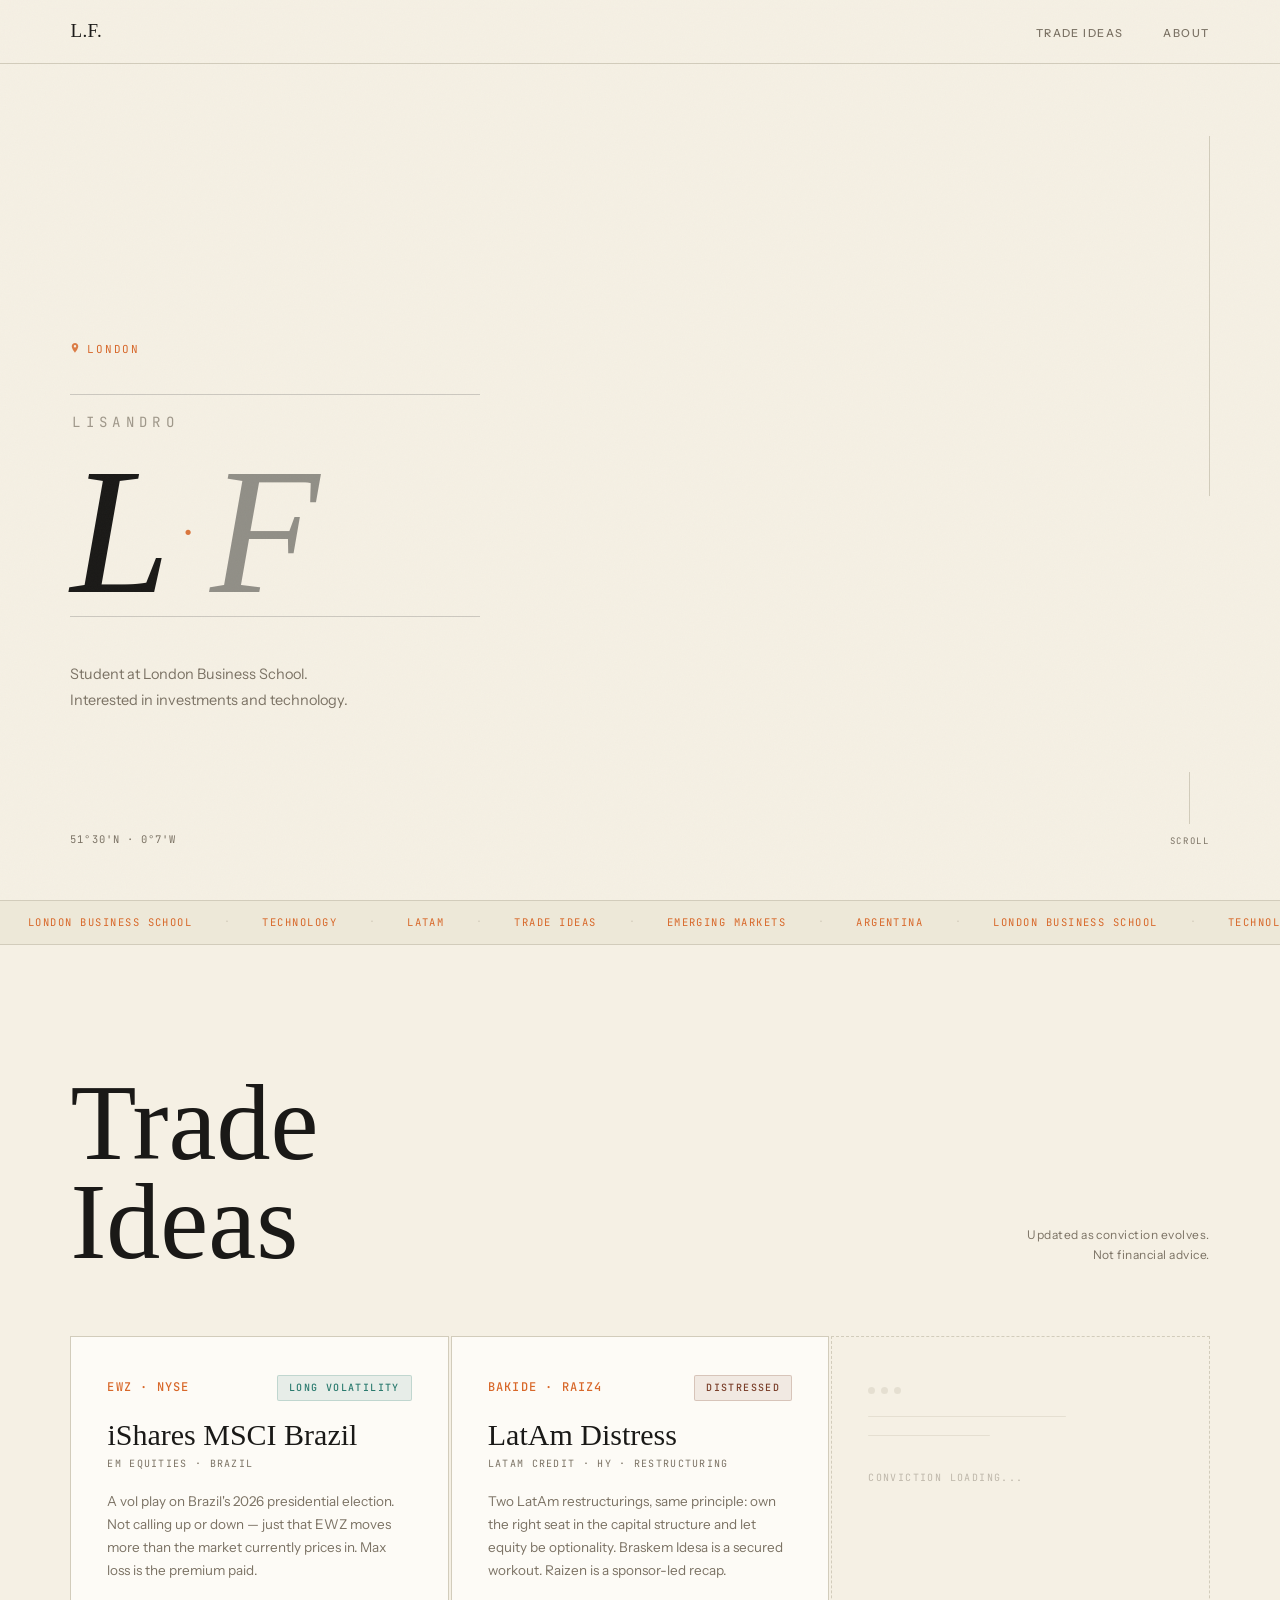
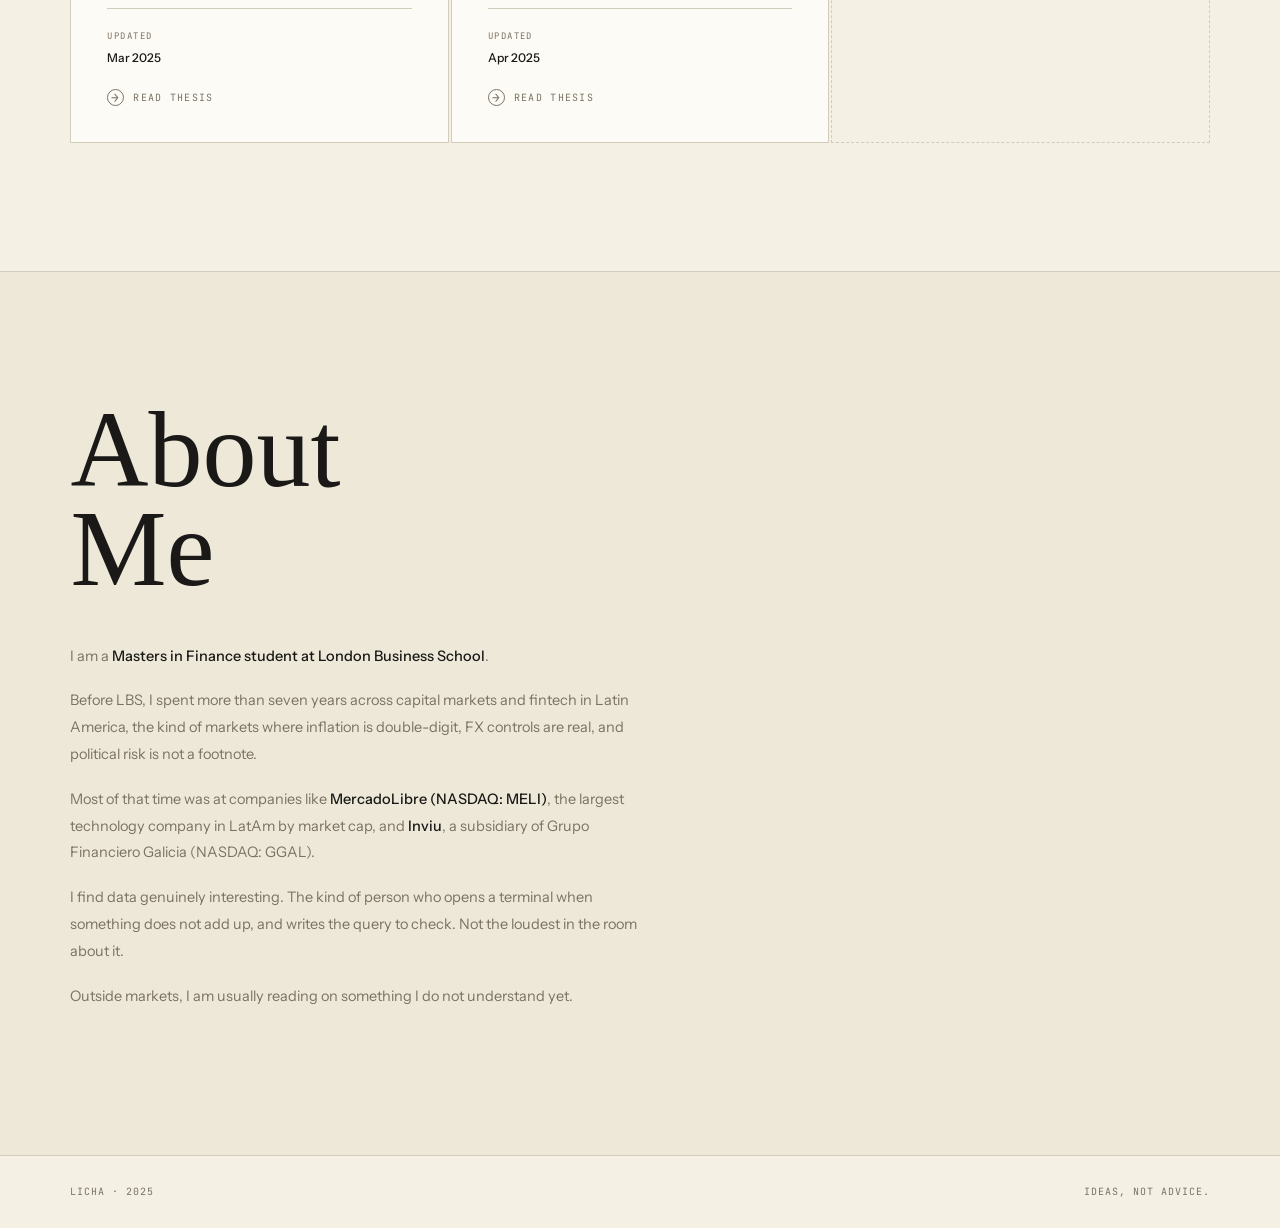
<file: index.html>
<!DOCTYPE html>
<html lang="en">
<head>
  <meta charset="UTF-8">
  <meta name="viewport" content="width=device-width, initial-scale=1.0">
  <title>Lisandro F.</title>
  <link rel="preconnect" href="https://fonts.googleapis.com">
  <link href="https://fonts.googleapis.com/css2?family=Cormorant+Garant:ital,wght@0,300;0,400;0,600;1,300;1,400;1,600&family=Instrument+Sans:ital,wght@0,300;0,400;0,500;1,300&family=JetBrains+Mono:wght@400;500&display=swap" rel="stylesheet">
  <link rel="stylesheet" href="css/style.css">
</head>
<body>

  <!-- NAV -->
  <nav>
    <a href="#home" class="nav-name">L.F.</a>
    <ul class="nav-links">
      <li><a href="#ideas">Trade Ideas</a></li>
      <li><a href="#about">About</a></li>
    </ul>
  </nav>

  <!-- HOME -->
  <section id="home">
    <div class="hero-eyebrow">
      <svg class="loc-icon" viewBox="0 0 12 16" fill="none" xmlns="http://www.w3.org/2000/svg" aria-hidden="true">
        <path d="M6 0C3.79 0 2 1.79 2 4c0 3 4 8 4 8s4-5 4-8c0-2.21-1.79-4-4-4zm0 5.5a1.5 1.5 0 1 1 0-3 1.5 1.5 0 0 1 0 3z" fill="currentColor"/>
      </svg>
      London
    </div>
    <div class="hero-monogram" aria-label="Lisandro Florentin">
      <div class="monogram-rule"></div>
      <div class="monogram-name">Lisandro</div>
      <div class="monogram-initial">
        <span class="monogram-l">L</span><span class="monogram-dot">·</span><span class="monogram-f">F</span>
      </div>
      <div class="monogram-rule"></div>
    </div>
    <p class="hero-sub">
      Student at London Business School.<br>
      Interested in investments and technology.
    </p>
    <div class="hero-line"></div>
    <div class="hero-bottom">
      <span class="hero-coord">51°30'N · 0°7'W</span>
      <div class="scroll-cue">
        <div class="scroll-bar"></div>
        <span>Scroll</span>
      </div>
    </div>
  </section>

  <!-- MARQUEE -->
  <div class="marquee-wrap" aria-hidden="true">
    <div class="marquee-track">
      <span class="marquee-item">London Business School</span><span class="marquee-sep">·</span>
      <span class="marquee-item">Technology</span><span class="marquee-sep">·</span>
      <span class="marquee-item">LatAm</span><span class="marquee-sep">·</span>
      <span class="marquee-item">Trade Ideas</span><span class="marquee-sep">·</span>
      <span class="marquee-item">Emerging Markets</span><span class="marquee-sep">·</span>
      <span class="marquee-item">Argentina</span><span class="marquee-sep">·</span>
      <span class="marquee-item">London Business School</span><span class="marquee-sep">·</span>
      <span class="marquee-item">Technology</span><span class="marquee-sep">·</span>
      <span class="marquee-item">LatAm</span><span class="marquee-sep">·</span>
      <span class="marquee-item">Trade Ideas</span><span class="marquee-sep">·</span>
      <span class="marquee-item">Emerging Markets</span><span class="marquee-sep">·</span>
      <span class="marquee-item">Argentina</span><span class="marquee-sep">·</span>
    </div>
  </div>

  <!-- TRADE IDEAS -->
  <section id="ideas">
    <div class="section-header">
      <h2 class="section-title reveal">Trade<br>Ideas</h2>
      <p class="section-meta reveal">
        Updated as conviction evolves.<br>
        Not financial advice.
      </p>
    </div>
    <div class="ideas-grid" id="ideas-grid"></div>
  </section>

  <!-- ABOUT -->
  <section id="about">
    <div class="about-grid">

      <div class="about-left">
        <h2 class="section-title about-title reveal">About<br>Me</h2>

        <p class="about-para reveal">
          I am a <strong>Masters in Finance student at London Business School</strong>.
        </p>

        <p class="about-para reveal">
          Before LBS, I spent more than seven years across capital markets and fintech in Latin America,
          the kind of markets where inflation is double-digit, FX controls are real,
          and political risk is not a footnote.
        </p>

        <p class="about-para reveal">
          Most of that time was at companies like <strong>MercadoLibre (NASDAQ: MELI)</strong>,
          the largest technology company in LatAm by market cap,
          and <strong>Inviu</strong>, a subsidiary of Grupo Financiero Galicia (NASDAQ: GGAL).
        </p>

        <p class="about-para reveal">
          I find data genuinely interesting. The kind of person who opens a terminal
          when something does not add up, and writes the query to check.
          Not the loudest in the room about it.
        </p>

        <p class="about-para reveal">
          Outside markets, I am usually reading on something I do not understand yet.
        </p>
      </div>

      <div class="about-right reveal">
        <div class="tags-wrap">
          <span class="tag">LatAm</span>
          <span class="tag">London Business School</span>
          <span class="tag">Argentina</span>
          <span class="tag">Economics</span>
          <span class="tag">Tech</span>
          <span class="tag">London</span>
          <span class="tag">Emerging Markets</span>
          <span class="tag">Investments</span>
        </div>
        <div class="contact-heading">Get in touch.</div>
        <div>
          <a href="https://www.linkedin.com/in/lisandrof/" target="_blank" class="contact-link">&#x2197; LinkedIn</a>
          <a href="mailto:lflorentin.mifft2026@london.edu" class="contact-link">&#x2197; Email</a>
        </div>
      </div>

    </div>
  </section>

  <!-- FOOTER -->
  <footer>
    <span class="footer-txt">Licha · 2025</span>
    <span class="footer-txt">Ideas, not advice.</span>
  </footer>

  <!-- SCRIPTS: data → components → controller -->
  <script src="js/data/trades.js"></script>
  <script src="js/components/tradeCard.js"></script>
  <script src="js/app.js"></script>

</body>
</html>
</file>
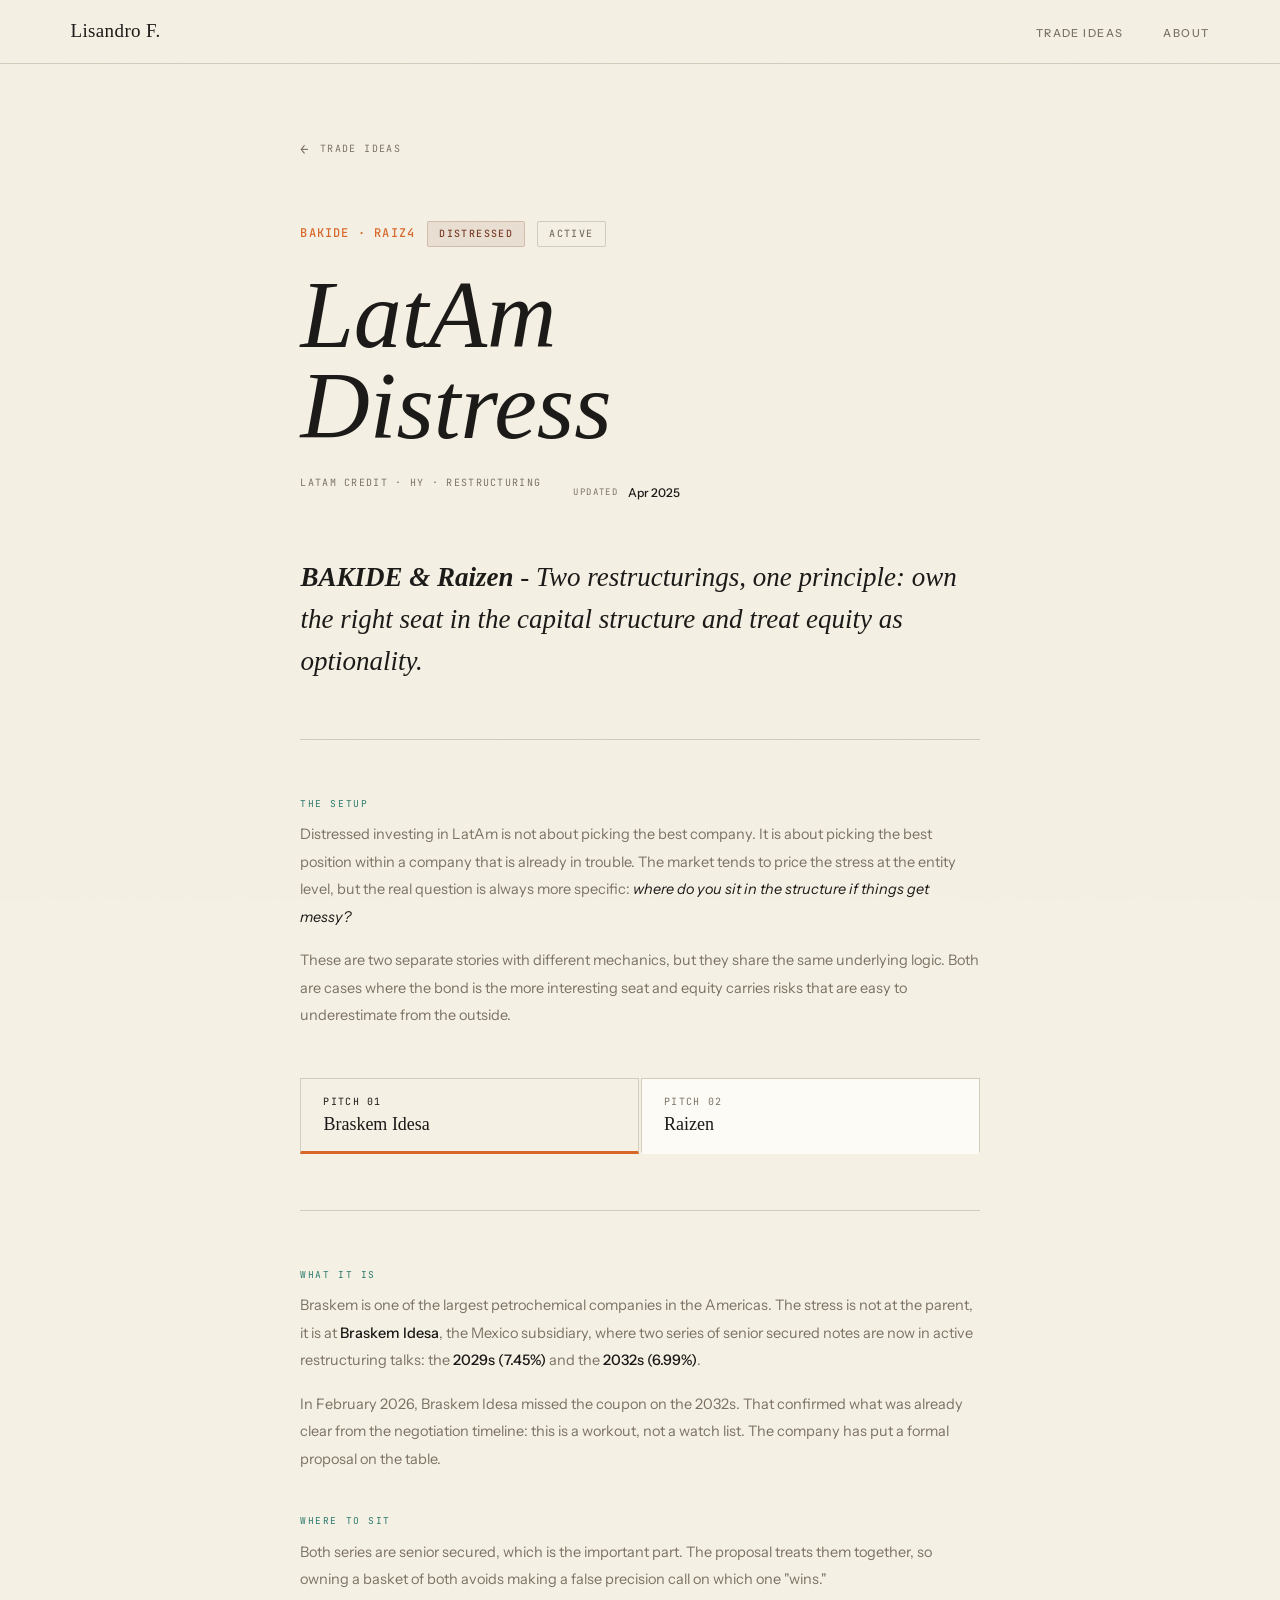
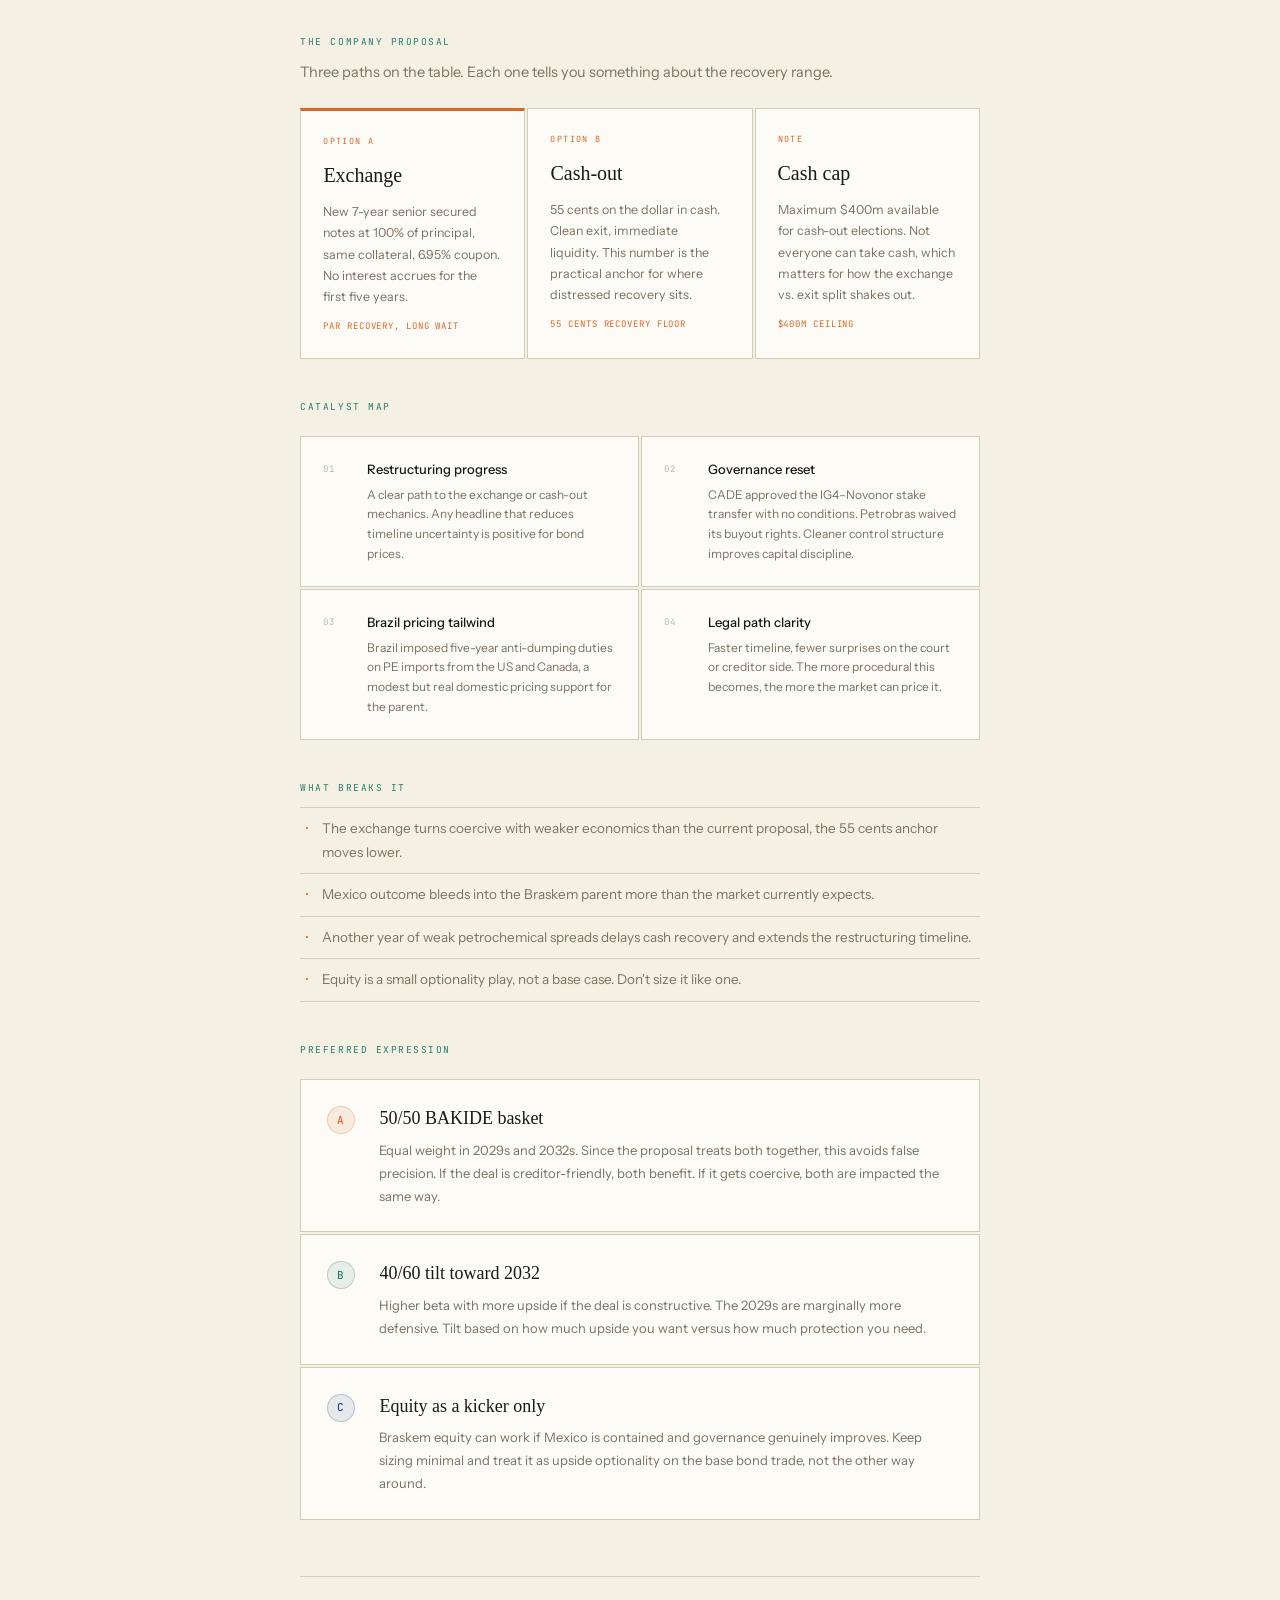
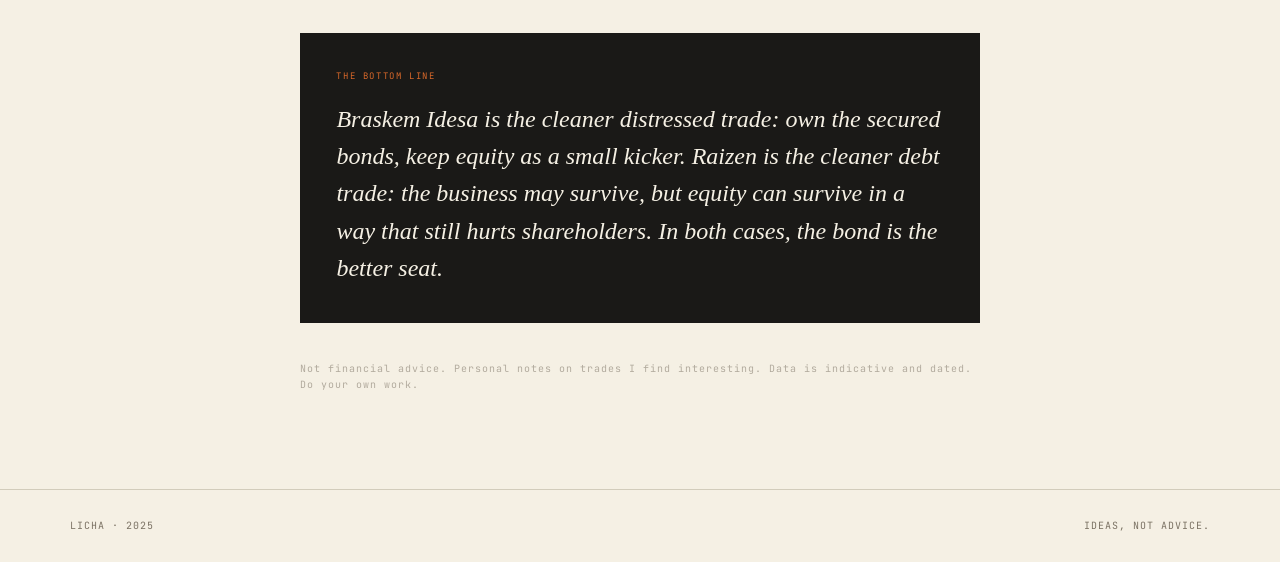
<file: ideas/latam-distress-2026.html>
<!DOCTYPE html>
<html lang="en">
<head>
  <meta charset="UTF-8">
  <meta name="viewport" content="width=device-width, initial-scale=1.0">
  <title>LatAm Distress · Lisandro F.</title>
  <link rel="preconnect" href="https://fonts.googleapis.com">
  <link href="https://fonts.googleapis.com/css2?family=Cormorant+Garant:ital,wght@0,300;0,400;0,600;1,300;1,400;1,600&family=Instrument+Sans:ital,wght@0,300;0,400;0,500;1,300&family=JetBrains+Mono:wght@400;500&display=swap" rel="stylesheet">
  <link rel="stylesheet" href="../css/style.css">
  <link rel="stylesheet" href="../css/idea.css">
  <style>
    /* ── Page-specific overrides ── */
    :root {
      --rust:     #7B3F2A;
      --rust-dim: rgba(123,63,42,0.09);
    }

    .tag-distressed {
      color: var(--rust);
      background: var(--rust-dim);
      border: 1px solid rgba(123,63,42,0.22);
    }

    /* ── Split header for two pitches ── */
    .pitch-nav {
      display: flex;
      gap: 2px;
      margin: 48px 0 0;
    }

    .pitch-tab {
      flex: 1;
      padding: 16px 22px;
      border: 1px solid var(--border);
      background: var(--white);
      cursor: pointer;
      text-align: left;
      font-family: var(--f-mono);
      font-size: 10px;
      letter-spacing: 0.13em;
      text-transform: uppercase;
      color: var(--muted);
      transition: background 0.2s, color 0.2s, border-color 0.2s;
      border-bottom: 3px solid transparent;
    }

    .pitch-tab:hover { color: var(--ink); }

    .pitch-tab.active {
      color: var(--ink);
      border-bottom-color: var(--orange);
      background: var(--cream);
    }

    .pitch-tab .tab-name {
      display: block;
      font-family: var(--f-display);
      font-size: 18px;
      font-weight: 400;
      text-transform: none;
      letter-spacing: 0;
      color: var(--ink);
      margin-top: 6px;
    }

    .pitch-panel { display: none; }
    .pitch-panel.active { display: block; }

    /* ── Capital structure ladder ── */
    .cap-ladder {
      margin: 22px 0;
      border: 1px solid var(--border);
      background: var(--white);
      overflow: hidden;
    }

    .cap-rung {
      display: flex;
      align-items: center;
      gap: 20px;
      padding: 14px 22px;
      border-bottom: 1px solid var(--border);
      transition: background 0.2s;
    }
    .cap-rung:last-child { border-bottom: none; }
    .cap-rung.cap-highlight { background: rgba(216,104,42,0.05); }
    .cap-rung.cap-highlight .cap-label { color: var(--orange); }

    .cap-rank {
      font-family: var(--f-mono);
      font-size: 9px;
      letter-spacing: 0.14em;
      text-transform: uppercase;
      color: var(--muted);
      width: 60px;
      flex-shrink: 0;
    }

    .cap-bar {
      flex: 1;
      height: 3px;
      background: var(--border);
      border-radius: 2px;
      position: relative;
    }

    .cap-fill {
      height: 100%;
      border-radius: 2px;
      background: var(--muted);
      opacity: 0.35;
    }
    .cap-rung.cap-highlight .cap-fill { background: var(--orange); opacity: 0.7; }

    .cap-label {
      font-family: var(--f-mono);
      font-size: 10.5px;
      letter-spacing: 0.06em;
      color: var(--ink);
      min-width: 180px;
      text-align: right;
    }

    /* ── Proposal table (Braskem) ── */
    .proposal-grid {
      display: grid;
      grid-template-columns: repeat(3, 1fr);
      gap: 2px;
      margin-top: 22px;
    }

    .proposal-card {
      background: var(--white);
      border: 1px solid var(--border);
      padding: 24px 22px;
    }

    .proposal-card.p-highlight {
      border-top: 3px solid var(--orange);
    }

    .proposal-tag {
      font-family: var(--f-mono);
      font-size: 8.5px;
      letter-spacing: 0.16em;
      text-transform: uppercase;
      color: var(--orange);
      margin-bottom: 10px;
    }

    .proposal-title {
      font-family: var(--f-display);
      font-size: 20px;
      font-weight: 400;
      color: var(--ink);
      margin-bottom: 10px;
    }

    .proposal-body {
      font-size: 12.5px;
      font-weight: 300;
      line-height: 1.7;
      color: var(--muted);
    }

    .proposal-note {
      font-family: var(--f-mono);
      font-size: 9px;
      letter-spacing: 0.1em;
      text-transform: uppercase;
      color: var(--orange);
      margin-top: 12px;
    }

    /* ── Catalyst map ── */
    .catalyst-grid {
      display: grid;
      grid-template-columns: 1fr 1fr;
      gap: 2px;
      margin-top: 22px;
    }

    .catalyst-card {
      background: var(--white);
      border: 1px solid var(--border);
      padding: 22px 22px;
      display: flex;
      gap: 16px;
      align-items: flex-start;
    }

    .catalyst-icon {
      font-family: var(--f-mono);
      font-size: 9px;
      letter-spacing: 0.12em;
      text-transform: uppercase;
      color: var(--muted);
      opacity: 0.5;
      margin-top: 3px;
      flex-shrink: 0;
      width: 28px;
    }

    .catalyst-title {
      font-family: var(--f-body);
      font-size: 13px;
      font-weight: 500;
      color: var(--ink);
      margin-bottom: 5px;
    }

    .catalyst-body {
      font-size: 12px;
      font-weight: 300;
      line-height: 1.65;
      color: var(--muted);
    }

    /* ── Scenario ladder (Raizen) ── */
    .scenario-stack {
      margin-top: 22px;
      display: flex;
      flex-direction: column;
      gap: 2px;
    }

    .scenario-row {
      display: flex;
      align-items: stretch;
      gap: 0;
      border: 1px solid var(--border);
      background: var(--white);
      overflow: hidden;
    }

    .scenario-case {
      font-family: var(--f-mono);
      font-size: 9px;
      letter-spacing: 0.14em;
      text-transform: uppercase;
      writing-mode: vertical-rl;
      text-orientation: mixed;
      transform: rotate(180deg);
      padding: 16px 12px;
      display: flex;
      align-items: center;
      color: var(--white);
      min-width: 38px;
    }

    .scenario-case.bull  { background: var(--teal); }
    .scenario-case.base  { background: var(--blue); }
    .scenario-case.bear  { background: var(--rust); }

    .scenario-content {
      padding: 16px 22px;
      flex: 1;
    }

    .scenario-headline {
      font-family: var(--f-display);
      font-size: 17px;
      font-weight: 400;
      color: var(--ink);
      margin-bottom: 5px;
    }

    .scenario-detail {
      font-size: 12.5px;
      font-weight: 300;
      line-height: 1.65;
      color: var(--muted);
    }

    /* ── Punchline box ── */
    .punchline-box {
      background: var(--ink);
      color: var(--cream);
      padding: 36px 36px;
      margin-top: 0;
    }

    .punchline-label {
      font-family: var(--f-mono);
      font-size: 9px;
      letter-spacing: 0.18em;
      text-transform: uppercase;
      color: var(--orange);
      margin-bottom: 18px;
    }

    .punchline-text {
      font-family: var(--f-display);
      font-size: clamp(18px, 2.5vw, 24px);
      font-weight: 300;
      font-style: italic;
      line-height: 1.55;
      color: var(--cream);
    }

    @media (max-width: 680px) {
      .proposal-grid { grid-template-columns: 1fr; }
      .catalyst-grid { grid-template-columns: 1fr; }
      .pitch-tab .tab-name { font-size: 15px; }
    }
  </style>
</head>
<body class="idea-page">

  <!-- NAV -->
  <nav>
    <a href="../index.html" class="nav-name">Lisandro F.</a>
    <ul class="nav-links">
      <li><a href="../index.html#ideas">Trade Ideas</a></li>
      <li><a href="../index.html#about">About</a></li>
    </ul>
  </nav>

  <main class="idea-main">

    <!-- BACK -->
    <a href="../index.html#ideas" class="idea-back">
      <span class="back-arrow">&#x2190;</span>
      Trade Ideas
    </a>

    <!-- HEADER -->
    <header class="idea-header">
      <div class="idea-meta-row">
        <span class="card-ticker">BAKIDE · RAIZ4</span>
        <span class="card-dir distressed tag-distressed">Distressed</span>
        <span class="card-dir neutral idea-status">Active</span>
      </div>
      <h1 class="idea-title">LatAm<br>Distress</h1>
      <div class="idea-sub-row">
        <span class="card-sector">LatAm Credit · HY · Restructuring</span>
        <span class="idea-updated">
          <span class="meta-lbl">Updated</span>
          <span class="meta-val">Apr 2025</span>
        </span>
      </div>
    </header>

    <!-- ONE-LINE THESIS -->
    <section class="idea-section idea-summary">
      <p class="idea-lead">
        <strong>BAKIDE & Raizen</strong> - Two restructurings, one principle: own the right seat in the capital structure
        and treat equity as optionality.
      </p>
    </section>

    <div class="idea-divider"></div>

    <!-- CONTEXT -->
    <section class="idea-section">
      <div class="ex-label">The Setup</div>
      <p class="idea-body">
        Distressed investing in LatAm is not about picking the best company.
        It is about picking the best position within a company that is already in trouble.
        The market tends to price the stress at the entity level, but the real question
        is always more specific: <em>where do you sit in the structure if things get messy?</em>
      </p>
      <p class="idea-body">
        These are two separate stories with different mechanics, but they share the same
        underlying logic. Both are cases where the bond is the more interesting seat
        and equity carries risks that are easy to underestimate from the outside.
      </p>
    </section>

    <!-- TABS -->
    <div class="pitch-nav">
      <button class="pitch-tab active" onclick="switchPitch('braskem', this)">
        <span>Pitch 01</span>
        <span class="tab-name">Braskem Idesa</span>
      </button>
      <button class="pitch-tab" onclick="switchPitch('raizen', this)">
        <span>Pitch 02</span>
        <span class="tab-name">Raizen</span>
      </button>
    </div>

    <!-- ══════════════════════════════════════
         PITCH 01 — BRASKEM IDESA
    ══════════════════════════════════════ -->
    <div id="panel-braskem" class="pitch-panel active">

      <div class="idea-divider"></div>

      <section class="idea-section">
        <div class="ex-label">What It Is</div>
        <p class="idea-body">
          Braskem is one of the largest petrochemical companies in the Americas.
          The stress is not at the parent, it is at <strong>Braskem Idesa</strong>, the Mexico subsidiary,
          where two series of senior secured notes are now in active restructuring talks:
          the <strong>2029s (7.45%)</strong> and the <strong>2032s (6.99%)</strong>.
        </p>
        <p class="idea-body">
          In February 2026, Braskem Idesa missed the coupon on the 2032s.
          That confirmed what was already clear from the negotiation timeline:
          this is a workout, not a watch list. The company has put a formal proposal on the table.
        </p>
      </section>

      <!-- Capital structure -->
      <section class="idea-section">
        <div class="ex-label">Where to Sit</div>
        <p class="idea-body" style="margin-bottom: 20px;">
          Both series are senior secured, which is the important part.
          The proposal treats them together, so owning a basket of both avoids
          making a false precision call on which one "wins."
        </p>

      </section>

      <!-- The proposal -->
      <section class="idea-section">
        <div class="ex-label">The Company Proposal</div>
        <p class="idea-body" style="margin-bottom: 20px;">
          Three paths on the table. Each one tells you something about the recovery range.
        </p>
        <div class="proposal-grid">
          <div class="proposal-card p-highlight">
            <div class="proposal-tag">Option A</div>
            <div class="proposal-title">Exchange</div>
            <p class="proposal-body">New 7-year senior secured notes at 100% of principal, same collateral, 6.95% coupon. No interest accrues for the first five years.</p>
            <div class="proposal-note">Par recovery, long wait</div>
          </div>
          <div class="proposal-card">
            <div class="proposal-tag">Option B</div>
            <div class="proposal-title">Cash-out</div>
            <p class="proposal-body">55 cents on the dollar in cash. Clean exit, immediate liquidity. This number is the practical anchor for where distressed recovery sits.</p>
            <div class="proposal-note">55 cents recovery floor</div>
          </div>
          <div class="proposal-card">
            <div class="proposal-tag">Note</div>
            <div class="proposal-title">Cash cap</div>
            <p class="proposal-body">Maximum $400m available for cash-out elections. Not everyone can take cash, which matters for how the exchange vs. exit split shakes out.</p>
            <div class="proposal-note">$400m ceiling</div>
          </div>
        </div>
      </section>

      <!-- Catalysts -->
      <section class="idea-section">
        <div class="ex-label">Catalyst Map</div>
        <div class="catalyst-grid">
          <div class="catalyst-card">
            <span class="catalyst-icon">01</span>
            <div>
              <div class="catalyst-title">Restructuring progress</div>
              <p class="catalyst-body">A clear path to the exchange or cash-out mechanics. Any headline that reduces timeline uncertainty is positive for bond prices.</p>
            </div>
          </div>
          <div class="catalyst-card">
            <span class="catalyst-icon">02</span>
            <div>
              <div class="catalyst-title">Governance reset</div>
              <p class="catalyst-body">CADE approved the IG4–Novonor stake transfer with no conditions. Petrobras waived its buyout rights. Cleaner control structure improves capital discipline.</p>
            </div>
          </div>
          <div class="catalyst-card">
            <span class="catalyst-icon">03</span>
            <div>
              <div class="catalyst-title">Brazil pricing tailwind</div>
              <p class="catalyst-body">Brazil imposed five-year anti-dumping duties on PE imports from the US and Canada, a modest but real domestic pricing support for the parent.</p>
            </div>
          </div>
          <div class="catalyst-card">
            <span class="catalyst-icon">04</span>
            <div>
              <div class="catalyst-title">Legal path clarity</div>
              <p class="catalyst-body">Faster timeline, fewer surprises on the court or creditor side. The more procedural this becomes, the more the market can price it.</p>
            </div>
          </div>
        </div>
      </section>

      <!-- Risks -->
      <section class="idea-section">
        <div class="ex-label">What Breaks It</div>
        <ul class="idea-list">
          <li>The exchange turns coercive with weaker economics than the current proposal, the 55 cents anchor moves lower.</li>
          <li>Mexico outcome bleeds into the Braskem parent more than the market currently expects.</li>
          <li>Another year of weak petrochemical spreads delays cash recovery and extends the restructuring timeline.</li>
          <li>Equity is a small optionality play, not a base case. Don't size it like one.</li>
        </ul>
      </section>

      <!-- Implementation -->
      <section class="idea-section">
        <div class="ex-label">Preferred Expression</div>
        <div class="gameplan-grid">
          <div class="gameplan-item">
            <span class="gameplan-marker marker-orange">A</span>
            <div>
              <div class="gameplan-title">50/50 BAKIDE basket</div>
              <p class="gameplan-body">Equal weight in 2029s and 2032s. Since the proposal treats both together, this avoids false precision. If the deal is creditor-friendly, both benefit. If it gets coercive, both are impacted the same way.</p>
            </div>
          </div>
          <div class="gameplan-item">
            <span class="gameplan-marker marker-teal">B</span>
            <div>
              <div class="gameplan-title">40/60 tilt toward 2032</div>
              <p class="gameplan-body">Higher beta with more upside if the deal is constructive. The 2029s are marginally more defensive. Tilt based on how much upside you want versus how much protection you need.</p>
            </div>
          </div>
          <div class="gameplan-item">
            <span class="gameplan-marker marker-blue">C</span>
            <div>
              <div class="gameplan-title">Equity as a kicker only</div>
              <p class="gameplan-body">Braskem equity can work if Mexico is contained and governance genuinely improves. Keep sizing minimal and treat it as upside optionality on the base bond trade, not the other way around.</p>
            </div>
          </div>
        </div>
      </section>

    </div><!-- /panel-braskem -->

    <!-- ══════════════════════════════════════
         PITCH 02 — RAIZEN
    ══════════════════════════════════════ -->
    <div id="panel-raizen" class="pitch-panel">

      <div class="idea-divider"></div>

      <section class="idea-section">
        <div class="ex-label">What It Is</div>
        <p class="idea-body">
          Raizen is Brazil's largest sugar and ethanol producer, a Shell and Cosan joint venture
          with about R$65bn in total debt now in an out-of-court restructuring process.
          Unlike Braskem Idesa, this is not a classic distressed workout, it is a
          <strong>sponsor-led recap</strong>: two large, motivated shareholders trying to
          prevent a full court process by injecting capital and restructuring on their terms.
        </p>
        <p class="idea-body">
          Fitch cut Raizen to 'C' after the restructuring announcement.
          Creditors holding 47% of the unsecured debt have already signed on,
          with 90 days to build broader support. The market knows this is serious.
          What it doesn't know yet is how clean the resolution will be.
        </p>
      </section>

      <!-- Scenario ladder -->
      <section class="idea-section">
        <div class="ex-label">Scenario Ladder</div>
        <p class="idea-body" style="margin-bottom: 20px;">
          This is a survival plus re-pricing trade. The bond is the cleaner seat in all three outcomes.
        </p>
        <div class="scenario-stack">
          <div class="scenario-row">
            <div class="scenario-case bull">Bull</div>
            <div class="scenario-content">
              <div class="scenario-headline">Consensual recap + sponsor injection</div>
              <p class="scenario-detail">Shell and Cosan commit capital (R$3.5bn from Shell was discussed). Creditor support crosses the threshold. Bonds re-rate meaningfully from distressed levels. Equity survives but likely diluted, still a cleaner outcome than the alternatives.</p>
            </div>
          </div>
          <div class="scenario-row">
            <div class="scenario-case base">Base</div>
            <div class="scenario-content">
              <div class="scenario-headline">Slow process, headline-driven trading</div>
              <p class="scenario-detail">The recap takes longer than expected. Bonds trade on creditor sign-on news and sponsor statement cadence. Equity stays volatile. The bond is still the better place to be, you get paid to wait.</p>
            </div>
          </div>
          <div class="scenario-row">
            <div class="scenario-case bear">Bear</div>
            <div class="scenario-content">
              <div class="scenario-headline">Heavy debt-to-equity conversion</div>
              <p class="scenario-detail">Sponsors push for a conversion that dilutes existing shareholders heavily. Equity takes the first hit and the biggest hit. Bonds are still impaired but remain the cleaner seat, you recover more than you would holding equity.</p>
            </div>
          </div>
        </div>
      </section>

      <!-- Preferred instrument -->
      <section class="idea-section">
        <div class="ex-label">Preferred Instrument</div>
        <p class="idea-body">
          The <strong>Raizen 6.25% Notes due 2032</strong> (USD, issued 2025, with guarantees from the financing subsidiary).
          Long enough to benefit from spread compression if the recap succeeds,
          but not as exposed as very long-dated paper if the process drags.
          It is the middle seat, which in a recap situation is usually the right one.
        </p>
        <p class="idea-body">
          <strong>RAIZ4 (equity)</strong> is a high-volatility option on a friendly outcome.
          It can survive the recap and still hurt current shareholders through dilution mechanics.
          If you own equity here, own it small and own it knowing you might be right
          on the company and still wrong on the trade.
        </p>
      </section>

      <!-- Catalysts -->
      <section class="idea-section">
        <div class="ex-label">Catalyst Map</div>
        <div class="catalyst-grid">
          <div class="catalyst-card">
            <span class="catalyst-icon">01</span>
            <div>
              <div class="catalyst-title">Creditor sign-on beyond 47%</div>
              <p class="catalyst-body">The 90-day window to build broader support is the next visible milestone. Any move above 50-60% meaningfully raises the probability of an out-of-court resolution.</p>
            </div>
          </div>
          <div class="catalyst-card">
            <span class="catalyst-icon">02</span>
            <div>
              <div class="catalyst-title">Sponsor backstop confirmed</div>
              <p class="catalyst-body">Shell and Cosan capital injection details and timing. The market needs to see actual commitments, not just discussions. Numbers and dates matter here.</p>
            </div>
          </div>
          <div class="catalyst-card">
            <span class="catalyst-icon">03</span>
            <div>
              <div class="catalyst-title">Asset sale proceeds</div>
              <p class="catalyst-body">Real cash from asset sales, not just announcements. Raizen has assets that can be monetized, seeing actual proceeds improves the liquidity picture and reduces the equity conversion risk.</p>
            </div>
          </div>
          <div class="catalyst-card">
            <span class="catalyst-icon">04</span>
            <div>
              <div class="catalyst-title">Operating improvement</div>
              <p class="catalyst-body">Evidence that cash generation is improving post-weather shock. This is more of a medium-term signal, but it matters for how the market prices the long-dated bonds.</p>
            </div>
          </div>
        </div>
      </section>

      <!-- Risks -->
      <section class="idea-section">
        <div class="ex-label">What Breaks It</div>
        <ul class="idea-list">
          <li>A harsher debt-for-equity swap than the market expects, equity holders absorb the worst of it, but bonds are not clean either.</li>
          <li>Commodity downside or weak agro conditions extending the stress beyond what the recap covers.</li>
          <li>Sponsor fatigue, if Shell or Cosan signal they are less committed than the market thinks, the entire framework re-prices.</li>
          <li>Political noise slowing legal execution in a process that already needs speed to stay out-of-court.</li>
        </ul>
      </section>

    </div><!-- /panel-raizen -->

    <div class="idea-divider"></div>

    <!-- PUNCHLINE -->
    <div class="punchline-box">
      <div class="punchline-label">The Bottom Line</div>
      <p class="punchline-text">
        Braskem Idesa is the cleaner distressed trade: own the secured bonds,
        keep equity as a small kicker. Raizen is the cleaner debt trade:
        the business may survive, but equity can survive in a way
        that still hurts shareholders. In both cases, the bond is the better seat.
      </p>
    </div>

    <br>
    <p class="idea-disclaimer">Not financial advice. Personal notes on trades I find interesting. Data is indicative and dated. Do your own work.</p>

  </main>

  <!-- FOOTER -->
  <footer>
    <span class="footer-txt">Licha · 2025</span>
    <span class="footer-txt">Ideas, not advice.</span>
  </footer>

  <script>
    function switchPitch(id, btn) {
      document.querySelectorAll('.pitch-panel').forEach(p => p.classList.remove('active'));
      document.querySelectorAll('.pitch-tab').forEach(t => t.classList.remove('active'));
      document.getElementById('panel-' + id).classList.add('active');
      btn.classList.add('active');
    }
  </script>

</body>
</html>
</file>
<file: css/style.css>
/* ─────────────────────────────────────────────
   VARIABLES & RESET
───────────────────────────────────────────── */
:root {
  --cream:        #F5F0E4;
  --cream-alt:    #EDE8D8;
  --orange:       #D8682A;
  --orange-dim:   rgba(216, 104, 42, 0.11);
  --blue:         #1C4C87;
  --blue-dim:     rgba(28, 76, 135, 0.10);
  --teal:         #2A7A6E;
  --teal-dim:     rgba(42, 122, 110, 0.10);
  --ink:          #1A1917;
  --muted:        #7B7264;
  --border:       #D2CCBB;
  --white:        #FDFBF6;

  --f-display:    'Cormorant Garant', serif;
  --f-body:       'Instrument Sans', sans-serif;
  --f-mono:       'JetBrains Mono', monospace;

  --nav-h:        64px;
  --pad:          clamp(24px, 5.5vw, 96px);
}

*, *::before, *::after { box-sizing: border-box; margin: 0; padding: 0; }
html { scroll-behavior: smooth; }

body {
  background: var(--cream);
  color: var(--ink);
  font-family: var(--f-body);
  font-size: 16px;
  line-height: 1.6;
  overflow-x: hidden;
}

/* grain overlay */
body::after {
  content: '';
  position: fixed;
  inset: 0;
  pointer-events: none;
  z-index: 9998;
  opacity: 0.028;
  background-image: url("data:image/svg+xml,%3Csvg xmlns='http://www.w3.org/2000/svg' width='300' height='300'%3E%3Cfilter id='g'%3E%3CfeTurbulence type='fractalNoise' baseFrequency='0.75' numOctaves='4' stitchTiles='stitch'/%3E%3C/filter%3E%3Crect width='300' height='300' filter='url(%23g)'/%3E%3C/svg%3E");
}

/* ─── NAV ─── */
nav {
  position: fixed;
  top: 0; left: 0; right: 0;
  height: var(--nav-h);
  display: flex;
  align-items: center;
  justify-content: space-between;
  padding: 0 var(--pad);
  background: rgba(245, 240, 228, 0.88);
  backdrop-filter: blur(18px);
  -webkit-backdrop-filter: blur(18px);
  border-bottom: 1px solid var(--border);
  z-index: 100;
}

.nav-name {
  font-family: var(--f-display);
  font-size: 19px;
  font-weight: 400;
  letter-spacing: 0.02em;
  color: var(--ink);
  text-decoration: none;
}

.nav-links { display: flex; gap: 40px; list-style: none; }

.nav-links a {
  font-family: var(--f-body);
  font-size: 11px;
  font-weight: 500;
  letter-spacing: 0.13em;
  text-transform: uppercase;
  color: var(--muted);
  text-decoration: none;
  transition: color 0.25s;
}
.nav-links a:hover,
.nav-links a.active { color: var(--orange); }

/* ─── HERO ─── */
#home {
  min-height: 100vh;
  padding: calc(var(--nav-h) + 10vh) var(--pad) 0;
  position: relative;
  display: flex;
  flex-direction: column;
  justify-content: center;
  overflow: hidden;
}

.hero-eyebrow {
  font-family: var(--f-mono);
  font-size: 11px;
  letter-spacing: 0.16em;
  text-transform: uppercase;
  color: var(--orange);
  margin-bottom: 28px;
  opacity: 0;
  transform: translateY(16px);
  animation: fadeUp 0.7s 0.15s cubic-bezier(0.4,0,0.2,1) forwards;
  display: flex;
  align-items: center;
  gap: 7px;
}

.loc-icon {
  width: 10px;
  height: 13px;
  flex-shrink: 0;
  opacity: 0.85;
}

/* ── Monogram composition (replaces plain headline) ── */
.hero-monogram {
  display: flex;
  flex-direction: column;
  align-items: flex-start;
  gap: 0;
  margin-top: 8px;
  opacity: 0;
  transform: translateY(28px);
  animation: fadeUp 1s 0.35s cubic-bezier(0.4,0,0.2,1) forwards;
}

.monogram-rule {
  width: clamp(220px, 32vw, 480px);
  height: 1px;
  background: var(--ink);
  opacity: 0.18;
}

.monogram-name {
  font-family: var(--f-mono);
  font-size: clamp(10px, 1.1vw, 15px);
  letter-spacing: 0.38em;
  text-transform: uppercase;
  color: var(--muted);
  padding: clamp(10px, 1.2vw, 18px) 2px;
  opacity: 0.7;
}

.monogram-initial {
  font-family: var(--f-display);
  font-size: clamp(96px, 14vw, 210px);
  font-weight: 300;
  font-style: italic;
  line-height: 0.85;
  color: var(--ink);
  letter-spacing: -0.02em;
  display: flex;
  align-items: baseline;
  gap: 0.08em;
  padding: clamp(4px, 0.6vw, 8px) 0;
}

.monogram-l { color: var(--ink); }

.monogram-dot {
  font-size: clamp(28px, 3.5vw, 52px);
  color: var(--orange);
  font-style: normal;
  letter-spacing: 0;
  opacity: 0.9;
  align-self: center;
  margin: 0 0.04em;
  line-height: 1;
}

.monogram-f {
  color: var(--ink);
  opacity: 0.45;
}

.hero-sub {
  margin-top: 44px;
  max-width: 440px;
  font-size: 14.5px;
  font-weight: 300;
  line-height: 1.8;
  color: var(--muted);
  opacity: 0;
  transform: translateY(16px);
  animation: fadeUp 0.8s 0.7s cubic-bezier(0.4,0,0.2,1) forwards;
}

.hero-line {
  position: absolute;
  right: var(--pad);
  top: calc(var(--nav-h) + 8vh);
  width: 1px;
  height: 0;
  background: var(--border);
  animation: growLine 1.2s 1s ease forwards;
}

.hero-bottom {
  position: absolute;
  bottom: 52px;
  left: var(--pad);
  right: var(--pad);
  display: flex;
  justify-content: space-between;
  align-items: flex-end;
  opacity: 0;
  animation: fadeUp 0.7s 1.1s forwards;
}

.hero-coord {
  font-family: var(--f-mono);
  font-size: 10.5px;
  letter-spacing: 0.1em;
  color: var(--muted);
}

.scroll-cue { display: flex; flex-direction: column; align-items: center; gap: 10px; }
.scroll-cue span {
  font-family: var(--f-mono);
  font-size: 9px;
  letter-spacing: 0.18em;
  color: var(--muted);
  text-transform: uppercase;
}

.scroll-bar {
  width: 1px;
  height: 52px;
  background: var(--border);
  position: relative;
  overflow: hidden;
}
.scroll-bar::after {
  content: '';
  position: absolute;
  top: -100%; left: 0;
  width: 100%; height: 100%;
  background: var(--orange);
  animation: scrollDrop 2s ease-in-out 1.4s infinite;
}

/* ─── MARQUEE ─── */
.marquee-wrap {
  background: var(--cream-alt);
  border-top: 1px solid var(--border);
  border-bottom: 1px solid var(--border);
  padding: 13px 0;
  overflow: hidden;
}

.marquee-track {
  display: flex;
  white-space: nowrap;
  animation: marquee 30s linear infinite;
}

.marquee-item {
  font-family: var(--f-mono);
  font-size: 10.5px;
  letter-spacing: 0.14em;
  text-transform: uppercase;
  color: var(--orange);
  padding: 0 28px;
}

.marquee-sep {
  color: var(--border);
  padding: 0 4px;
  font-family: var(--f-mono);
  font-size: 10px;
}

/* ─── TRADE IDEAS SECTION ─── */
#ideas {
  padding: clamp(80px, 10vw, 148px) var(--pad);
}

.section-header {
  display: flex;
  align-items: flex-end;
  justify-content: space-between;
  margin-bottom: 64px;
  flex-wrap: wrap;
  gap: 24px;
}

.section-title {
  font-family: var(--f-display);
  font-size: clamp(56px, 8.5vw, 108px);
  font-weight: 300;
  line-height: 0.92;
  color: var(--ink);
}

.section-meta {
  font-family: var(--f-body);
  font-size: 12px;
  font-weight: 300;
  letter-spacing: 0.04em;
  color: var(--muted);
  max-width: 220px;
  text-align: right;
  line-height: 1.7;
  padding-bottom: 6px;
}

.ideas-grid {
  display: grid;
  grid-template-columns: repeat(auto-fit, minmax(340px, 1fr));
  gap: 2px;
}

/* ─── TRADE CARD ─── */
.idea-card {
  background: var(--white);
  border: 1px solid var(--border);
  padding: 38px 36px 32px;
  cursor: pointer;
  transition: background 0.3s, box-shadow 0.3s;
  position: relative;
  overflow: hidden;
}

.idea-card::before {
  content: '';
  position: absolute;
  left: 0; top: 0; bottom: 0;
  width: 3px;
  background: transparent;
  transition: background 0.3s;
}

.idea-card:hover                   { background: var(--cream); box-shadow: 0 8px 40px rgba(26,25,23,0.05); }
.idea-card:hover::before           { background: var(--orange); }

/* Stretched link — full card is clickable */
.idea-card-link::after {
  content: '';
  position: absolute;
  inset: 0;
}

.card-top {
  display: flex;
  justify-content: space-between;
  align-items: center;
  margin-bottom: 18px;
}

.card-ticker {
  font-family: var(--f-mono);
  font-size: 12px;
  font-weight: 500;
  letter-spacing: 0.1em;
  color: var(--orange);
}

.card-dir {
  font-family: var(--f-mono);
  font-size: 10px;
  font-weight: 500;
  letter-spacing: 0.14em;
  text-transform: uppercase;
  padding: 4px 11px;
  border-radius: 2px;
}
.card-dir.long    { color: var(--blue);   background: var(--blue-dim);   border: 1px solid rgba(28,76,135,0.18); }
.card-dir.short   { color: var(--orange); background: var(--orange-dim); border: 1px solid rgba(216,104,42,0.2); }
.card-dir.vol     { color: var(--teal);   background: var(--teal-dim);   border: 1px solid rgba(42,122,110,0.2); }
.card-dir.neutral    { color: var(--muted);  background: transparent;       border: 1px solid var(--border); }
.card-dir.distressed { color: #7B3F2A;        background: rgba(123,63,42,0.09); border: 1px solid rgba(123,63,42,0.22); }

.card-name {
  font-family: var(--f-display);
  font-size: 30px;
  font-weight: 400;
  line-height: 1.08;
  color: var(--ink);
  margin-bottom: 5px;
}

.card-sector {
  font-family: var(--f-mono);
  font-size: 10px;
  letter-spacing: 0.13em;
  text-transform: uppercase;
  color: var(--muted);
  margin-bottom: 18px;
}

.card-preview {
  font-size: 13.5px;
  font-weight: 300;
  line-height: 1.7;
  color: var(--muted);
}

.card-meta {
  display: flex;
  gap: 28px;
  margin-top: 26px;
  padding-top: 20px;
  border-top: 1px solid var(--border);
}

.meta-item  { display: flex; flex-direction: column; gap: 5px; }

.meta-lbl {
  font-family: var(--f-mono);
  font-size: 9px;
  letter-spacing: 0.16em;
  text-transform: uppercase;
  color: var(--muted);
}

.meta-val {
  font-size: 12px;
  font-weight: 500;
  color: var(--ink);
}

.expand-btn {
  display: inline-flex;
  align-items: center;
  gap: 9px;
  margin-top: 22px;
  font-family: var(--f-mono);
  font-size: 10px;
  letter-spacing: 0.13em;
  text-transform: uppercase;
  color: var(--muted);
  background: none;
  border: none;
  cursor: pointer;
  padding: 0;
  text-decoration: none;
  transition: color 0.2s;
}
.expand-btn:hover { color: var(--orange); }

.exp-icon {
  width: 17px;
  height: 17px;
  border: 1px solid currentColor;
  border-radius: 50%;
  display: flex;
  align-items: center;
  justify-content: center;
  font-size: 13px;
  line-height: 1;
  transition: transform 0.35s;
  flex-shrink: 0;
}
.idea-card.expanded .exp-icon { transform: rotate(45deg); }

/* card-expand-body: moved to idea detail pages */

.expand-inner {
  padding-top: 28px;
  margin-top: 26px;
  border-top: 1px solid var(--border);
}

.ex-label {
  font-family: var(--f-mono);
  font-size: 9.5px;
  letter-spacing: 0.16em;
  text-transform: uppercase;
  color: var(--teal);
  margin-bottom: 10px;
}

.ex-para {
  font-size: 13.5px;
  font-weight: 300;
  line-height: 1.8;
  color: var(--ink);
  margin-bottom: 24px;
}

.ex-list { list-style: none; margin-bottom: 22px; }
.ex-list li {
  font-size: 13px;
  font-weight: 300;
  line-height: 1.7;
  color: var(--muted);
  padding: 5px 0 5px 18px;
  position: relative;
}
.ex-list li::before {
  content: '·';
  position: absolute;
  left: 0;
  color: var(--orange);
  font-size: 16px;
  line-height: 1.4;
}

/* ─── GHOST CARDS ─── */
.idea-card--ghost {
  cursor: default;
  border: 1px dashed var(--border);
  background: transparent;
}
.idea-card--ghost:hover {
  background: transparent;
  box-shadow: none;
}
.idea-card--ghost::before { display: none; }

.ghost-inner {
  display: flex;
  flex-direction: column;
  gap: 18px;
  padding: 12px 0;
  opacity: 0.45;
}

.ghost-eyebrow { display: flex; gap: 6px; align-items: center; margin-bottom: 4px; }
.ghost-dot {
  width: 7px; height: 7px;
  border-radius: 50%;
  background: var(--border);
}

.ghost-line {
  height: 1px;
  background: var(--border);
  border-radius: 1px;
}
.ghost-line--lg { width: 65%; }
.ghost-line--sm { width: 40%; }

.ghost-hint {
  font-family: var(--f-mono);
  font-size: 10px;
  letter-spacing: 0.14em;
  text-transform: uppercase;
  color: var(--muted);
  margin-top: 16px;
}

/* ─── ABOUT ─── */
#about {
  padding: clamp(80px, 10vw, 148px) var(--pad);
  background: var(--cream-alt);
  border-top: 1px solid var(--border);
}

.about-grid {
  display: grid;
  grid-template-columns: 1.1fr 0.9fr;
  gap: clamp(48px, 7vw, 128px);
  align-items: start;
}

.about-title { margin-bottom: 44px; }

.about-para {
  font-size: 14.5px;
  font-weight: 300;
  line-height: 1.85;
  color: var(--muted);
  margin-bottom: 18px;
}
.about-para strong { color: var(--ink); font-weight: 500; }

.about-right { padding-top: 16px; }

.tags-wrap {
  display: flex;
  flex-wrap: wrap;
  gap: 8px;
  margin-bottom: 52px;
}

.tag {
  font-family: var(--f-mono);
  font-size: 10.5px;
  letter-spacing: 0.1em;
  text-transform: uppercase;
  padding: 6px 14px;
  border: 1px solid var(--border);
  color: var(--muted);
  transition: border-color 0.2s, color 0.2s;
  cursor: default;
}
.tag:hover { border-color: var(--orange); color: var(--orange); }

.contact-heading {
  font-family: var(--f-display);
  font-size: 26px;
  font-style: italic;
  font-weight: 300;
  color: var(--ink);
  margin-bottom: 18px;
}

.contact-link {
  display: inline-flex;
  align-items: center;
  gap: 6px;
  font-family: var(--f-mono);
  font-size: 10.5px;
  letter-spacing: 0.1em;
  text-transform: uppercase;
  color: var(--blue);
  text-decoration: none;
  margin-right: 28px;
  transition: color 0.2s;
}
.contact-link:hover { color: var(--orange); }

/* ─── FOOTER ─── */
footer {
  padding: 28px var(--pad);
  border-top: 1px solid var(--border);
  display: flex;
  justify-content: space-between;
  align-items: center;
  flex-wrap: wrap;
  gap: 12px;
}

.footer-txt {
  font-family: var(--f-mono);
  font-size: 10px;
  letter-spacing: 0.1em;
  text-transform: uppercase;
  color: var(--muted);
}

/* ─── SCROLL REVEAL ─── */
.reveal {
  opacity: 0;
  transform: translateY(28px);
  transition: opacity 0.7s ease, transform 0.7s ease;
}
.reveal.visible { opacity: 1; transform: translateY(0); }

/* ─── KEYFRAMES ─── */
@keyframes fadeUp {
  to { opacity: 1; transform: translateY(0); }
}
@keyframes growLine {
  to { height: 40vh; }
}
@keyframes scrollDrop {
  0%   { top: -100%; }
  100% { top: 110%; }
}
@keyframes marquee {
  from { transform: translateX(0); }
  to   { transform: translateX(-50%); }
}

/* ─── RESPONSIVE ─── */
@media (max-width: 860px) {
  .about-grid        { grid-template-columns: 1fr; }
  .section-meta      { text-align: left; }
  .hero-bottom       { display: none; }
}
@media (max-width: 600px) {
  .ideas-grid        { grid-template-columns: 1fr; }
  .nav-links         { gap: 22px; }
}
</file>
<file: css/idea.css>
/* ─────────────────────────────────────────────
   IDEA DETAIL PAGE STYLES
   Extends style.css. Only loaded on /ideas/*.html
───────────────────────────────────────────── */

.idea-main {
  max-width: 820px;
  margin: 0 auto;
  padding: calc(var(--nav-h) + 72px) var(--pad) 96px;
}

/* ─── BACK LINK ─── */
.idea-back {
  display: inline-flex;
  align-items: center;
  gap: 10px;
  font-family: var(--f-mono);
  font-size: 10px;
  letter-spacing: 0.14em;
  text-transform: uppercase;
  color: var(--muted);
  text-decoration: none;
  margin-bottom: 64px;
  transition: color 0.2s;
}
.idea-back:hover { color: var(--orange); }
.back-arrow { font-size: 14px; line-height: 1; transition: transform 0.2s; }
.idea-back:hover .back-arrow { transform: translateX(-3px); }

/* ─── HEADER ─── */
.idea-header { margin-bottom: 48px; }

.idea-meta-row {
  display: flex;
  align-items: center;
  gap: 12px;
  margin-bottom: 22px;
  flex-wrap: wrap;
}

.idea-status {
  color: var(--muted) !important;
  background: transparent !important;
  border-color: var(--border) !important;
}

.idea-title {
  font-family: var(--f-display);
  font-size: clamp(52px, 8vw, 96px);
  font-weight: 300;
  font-style: italic;
  line-height: 0.95;
  color: var(--ink);
  margin-bottom: 24px;
}

.idea-sub-row {
  display: flex;
  align-items: center;
  gap: 32px;
  flex-wrap: wrap;
}

.idea-updated { display: flex; align-items: center; gap: 10px; }

/* ─── DIVIDER ─── */
.idea-divider {
  width: 100%;
  height: 1px;
  background: var(--border);
  margin: 56px 0;
}

/* ─── SECTIONS ─── */
.idea-section { margin-bottom: 40px; }

.idea-lead {
  font-family: var(--f-display);
  font-size: clamp(20px, 2.8vw, 27px);
  font-weight: 300;
  font-style: italic;
  line-height: 1.55;
  color: var(--ink);
}

.idea-body {
  font-size: 14.5px;
  font-weight: 300;
  line-height: 1.9;
  color: var(--muted);
  margin-bottom: 16px;
}
.idea-body strong { color: var(--ink); font-weight: 500; }
.idea-body em { font-style: italic; color: var(--ink); }

.idea-list { list-style: none; margin-top: 12px; }
.idea-list li {
  font-size: 13.5px;
  font-weight: 300;
  line-height: 1.75;
  color: var(--muted);
  padding: 9px 0 9px 22px;
  position: relative;
  border-bottom: 1px solid var(--border);
}
.idea-list li:first-child { border-top: 1px solid var(--border); }
.idea-list li::before {
  content: '·';
  position: absolute;
  left: 6px;
  color: var(--orange);
  font-size: 18px;
  line-height: 1.35;
}
.idea-list li strong { color: var(--ink); font-weight: 500; }

.idea-disclaimer {
  font-family: var(--f-mono);
  font-size: 10px;
  letter-spacing: 0.1em;
  color: var(--muted);
  opacity: 0.55;
  margin-top: 12px;
}

/* ─── DATA STRIP ─── */
.data-strip {
  display: grid;
  grid-template-columns: repeat(auto-fit, minmax(150px, 1fr));
  gap: 2px;
  margin-top: 22px;
}

.data-card {
  background: var(--white);
  border: 1px solid var(--border);
  padding: 22px 24px;
  display: flex;
  flex-direction: column;
  gap: 6px;
}

.data-card--orange { border-left: 3px solid var(--orange); }
.data-card--teal   { border-left: 3px solid var(--teal); }

.data-lbl {
  font-family: var(--f-mono);
  font-size: 9px;
  letter-spacing: 0.16em;
  text-transform: uppercase;
  color: var(--muted);
}

.data-val {
  font-family: var(--f-mono);
  font-size: 24px;
  font-weight: 500;
  color: var(--ink);
  line-height: 1;
}

.data-sub {
  font-family: var(--f-mono);
  font-size: 9px;
  letter-spacing: 0.12em;
  text-transform: uppercase;
  color: var(--muted);
  opacity: 0.7;
}

/* ─── TWO-WINDOW CARDS ─── */
.window-grid {
  display: grid;
  grid-template-columns: 1fr 1fr;
  gap: 2px;
  margin-top: 28px;
}

.window-card {
  background: var(--white);
  border: 1px solid var(--border);
  border-top: 3px solid var(--orange);
  padding: 32px 28px 28px;
}

.window-card--b { border-top-color: var(--teal); }

.window-header {
  display: flex;
  justify-content: space-between;
  align-items: center;
  margin-bottom: 14px;
}

.window-label {
  font-family: var(--f-mono);
  font-size: 10px;
  letter-spacing: 0.16em;
  text-transform: uppercase;
  color: var(--orange);
}
.window-card--b .window-label { color: var(--teal); }

.window-expiry {
  font-family: var(--f-mono);
  font-size: 9.5px;
  letter-spacing: 0.12em;
  text-transform: uppercase;
  color: var(--muted);
}

.window-title {
  font-family: var(--f-display);
  font-size: 24px;
  font-weight: 400;
  color: var(--ink);
  margin-bottom: 10px;
}

.window-desc {
  font-size: 12.5px;
  font-weight: 300;
  line-height: 1.7;
  color: var(--muted);
  margin-bottom: 24px;
}

.window-legs {
  border-top: 1px solid var(--border);
  margin-bottom: 22px;
}

.leg-row {
  display: flex;
  justify-content: space-between;
  align-items: center;
  padding: 9px 0;
  border-bottom: 1px solid var(--border);
}

.leg-name {
  font-family: var(--f-mono);
  font-size: 10px;
  letter-spacing: 0.1em;
  color: var(--muted);
  text-transform: uppercase;
}

.leg-val {
  font-family: var(--f-mono);
  font-size: 12px;
  font-weight: 500;
  color: var(--ink);
}

.leg-total { border-bottom: none; }
.leg-total .leg-name { color: var(--ink); }
.leg-total .leg-val  { font-size: 15px; color: var(--orange); }
.window-card--b .leg-total .leg-val { color: var(--teal); }

.be-row {
  display: flex;
  align-items: center;
  gap: 0;
  background: var(--cream-alt);
  border: 1px solid var(--border);
}

.be-item {
  flex: 1;
  display: flex;
  flex-direction: column;
  align-items: center;
  gap: 5px;
  padding: 14px 8px;
}

.be-divider {
  width: 1px;
  height: 40px;
  background: var(--border);
}

.be-lbl {
  font-family: var(--f-mono);
  font-size: 8.5px;
  letter-spacing: 0.14em;
  text-transform: uppercase;
  color: var(--muted);
}

.be-val {
  font-family: var(--f-mono);
  font-size: 13px;
  font-weight: 500;
  color: var(--ink);
}

/* ─── CHART ─── */
.chart-wrap {
  background: var(--white);
  border: 1px solid var(--border);
  padding: 28px 24px;
  margin-top: 22px;
  position: relative;
}

.chart-note {
  font-family: var(--f-mono);
  font-size: 9.5px;
  letter-spacing: 0.1em;
  color: var(--muted);
  opacity: 0.7;
  margin-top: 14px;
  line-height: 1.6;
}

/* ─── P&L TABLE ─── */
.pnl-table-wrap {
  overflow-x: auto;
  border: 1px solid var(--border);
}

.pnl-table {
  width: 100%;
  border-collapse: collapse;
  font-family: var(--f-mono);
  font-size: 11.5px;
}

.pnl-table th {
  padding: 12px 20px;
  text-align: left;
  font-size: 9px;
  letter-spacing: 0.14em;
  text-transform: uppercase;
  color: var(--muted);
  border-bottom: 1px solid var(--border);
  background: var(--cream-alt);
  font-weight: 400;
}

.pnl-table td {
  padding: 11px 20px;
  border-bottom: 1px solid var(--border);
  color: var(--muted);
  letter-spacing: 0.06em;
}
.pnl-table td:first-child { color: var(--ink); }

.pnl-table tr:last-child td { border-bottom: none; }

.pnl-table tr.positive td:not(:first-child) { color: var(--teal); }
.pnl-table tr.negative td:not(:first-child) { color: var(--orange); }
.pnl-table tr.breakeven td:not(:first-child) { color: var(--ink); }
.pnl-table tr.highlight { background: var(--cream-alt); }
.pnl-table tr.highlight td { font-weight: 500; }

/* ─── HOW YOU GET PAID ─── */
.payout-grid {
  display: grid;
  grid-template-columns: 1fr 1fr;
  gap: 2px;
  margin-top: 22px;
}

.payout-card {
  background: var(--white);
  border: 1px solid var(--border);
  padding: 28px 26px;
}

.payout-num {
  font-family: var(--f-mono);
  font-size: 10px;
  letter-spacing: 0.18em;
  color: var(--muted);
  opacity: 0.5;
  margin-bottom: 14px;
}

.payout-title {
  font-family: var(--f-display);
  font-size: 20px;
  font-weight: 400;
  color: var(--ink);
  margin-bottom: 10px;
}

.payout-body {
  font-size: 13px;
  font-weight: 300;
  line-height: 1.75;
  color: var(--muted);
}

/* ─── ELECTION HISTORY ─── */
.history-table-wrap {
  overflow-x: auto;
  border: 1px solid var(--border);
  margin-top: 22px;
}

.history-table {
  width: 100%;
  border-collapse: collapse;
  font-family: var(--f-mono);
  font-size: 11.5px;
}

.history-table th {
  padding: 12px 20px;
  text-align: left;
  font-size: 9px;
  letter-spacing: 0.14em;
  text-transform: uppercase;
  color: var(--muted);
  border-bottom: 1px solid var(--border);
  background: var(--cream-alt);
  font-weight: 400;
}

.history-table td {
  padding: 12px 20px;
  border-bottom: 1px solid var(--border);
  color: var(--muted);
  vertical-align: middle;
}

.history-table td:first-child { color: var(--ink); font-weight: 500; }
.history-table tr:last-child td { border-bottom: none; }

.history-highlight { background: rgba(216,104,42,0.04); }

.upcoming-tag {
  font-family: var(--f-mono);
  font-size: 8.5px;
  letter-spacing: 0.12em;
  text-transform: uppercase;
  color: var(--orange);
  border: 1px solid rgba(216,104,42,0.3);
  padding: 2px 7px;
  margin-left: 8px;
  vertical-align: middle;
}

.bar-cell {
  width: 100%;
  height: 4px;
  background: var(--border);
  min-width: 80px;
}

.bar-fill {
  height: 100%;
  background: var(--ink);
  opacity: 0.25;
}

.bar-fill--orange {
  background: var(--orange);
  opacity: 0.6;
}

/* ─── GAME PLAN ─── */
.gameplan-grid {
  display: flex;
  flex-direction: column;
  gap: 2px;
  margin-top: 22px;
}

.gameplan-item {
  display: flex;
  align-items: flex-start;
  gap: 24px;
  background: var(--white);
  border: 1px solid var(--border);
  padding: 24px 26px;
}

.gameplan-marker {
  font-family: var(--f-mono);
  font-size: 11px;
  font-weight: 500;
  letter-spacing: 0.1em;
  width: 28px;
  height: 28px;
  border-radius: 50%;
  display: flex;
  align-items: center;
  justify-content: center;
  flex-shrink: 0;
  margin-top: 2px;
}

.marker-orange { background: var(--orange-dim); color: var(--orange); border: 1px solid rgba(216,104,42,0.25); }
.marker-teal   { background: var(--teal-dim);   color: var(--teal);   border: 1px solid rgba(42,122,110,0.25); }
.marker-blue   { background: var(--blue-dim);   color: var(--blue);   border: 1px solid rgba(28,76,135,0.25); }

.gameplan-title {
  font-family: var(--f-display);
  font-size: 18px;
  font-weight: 400;
  color: var(--ink);
  margin-bottom: 6px;
}

.gameplan-body {
  font-size: 13px;
  font-weight: 300;
  line-height: 1.75;
  color: var(--muted);
}

/* ─── RESPONSIVE ─── */
@media (max-width: 680px) {
  .window-grid  { grid-template-columns: 1fr; }
  .payout-grid  { grid-template-columns: 1fr; }
  .data-strip   { grid-template-columns: repeat(2, 1fr); }
}
</file>
